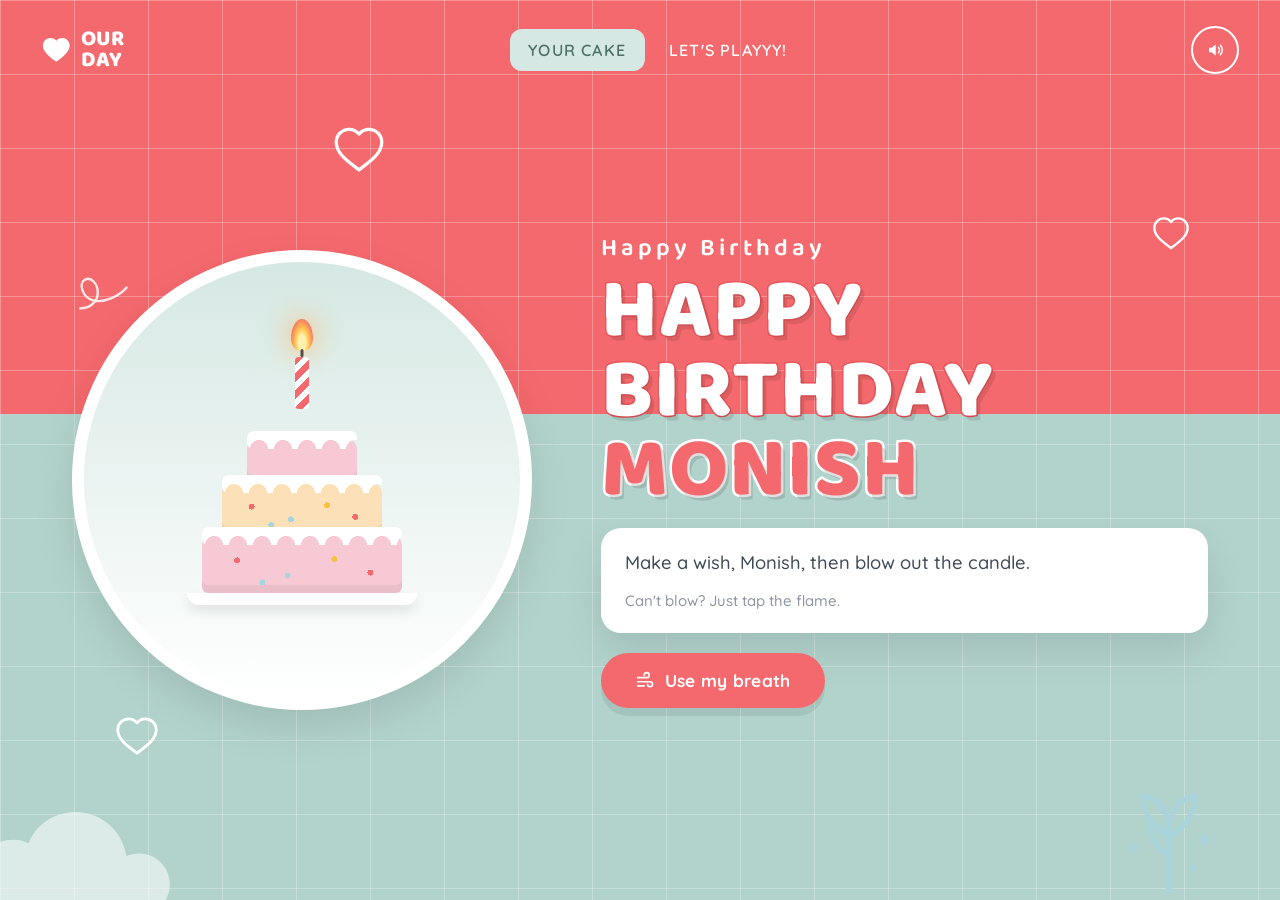
<file: index.html>
<!DOCTYPE html>
<html lang="en">
<head>
<meta charset="utf-8">
<meta name="viewport" content="width=device-width, initial-scale=1, viewport-fit=cover">
<title>Happy Birthday Monish</title>
<meta name="description" content="A little world I made for your birthday.">
<link rel="icon" href="data:image/svg+xml,<svg xmlns='http://www.w3.org/2000/svg' viewBox='0 0 32 32'><rect x='5' y='16' width='22' height='11' rx='3' fill='%23F4696D'/><rect x='8' y='11' width='16' height='7' rx='2.5' fill='%23FBE0B8'/><rect x='15' y='5' width='2' height='6' rx='1' fill='%23A9D4DC'/><circle cx='16' cy='3.5' r='2.2' fill='%23F6C244'/></svg>">
<link rel="preconnect" href="https://fonts.googleapis.com">
<link rel="preconnect" href="https://fonts.gstatic.com" crossorigin>
<link href="https://fonts.googleapis.com/css2?family=Baloo+2:wght@600;800&family=Quicksand:wght@500;600;700&display=swap" rel="stylesheet">
<link rel="stylesheet" href="css/style.css">
</head>
<body>

<!-- ===== illustration sprite (hidden; referenced with <use>) ===== -->
<svg class="sprite" aria-hidden="true" focusable="false" xmlns="http://www.w3.org/2000/svg">

  <symbol id="ico-heart" viewBox="0 0 32 29">
    <path d="M16 27C8 20.5 2 16 2 9.8 2 5.5 5.4 2 9.6 2c2.6 0 4.9 1.3 6.4 3.3C17.5 3.3 19.8 2 22.4 2 26.6 2 30 5.5 30 9.8 30 16 24 20.5 16 27z"/>
  </symbol>

  <symbol id="ico-heart-broken" viewBox="0 0 32 29">
    <path d="M15 27C7.6 20.6 2 16 2 9.8 2 5.5 5.4 2 9.6 2c2.4 0 4.6 1.1 6.1 2.9L13 10l3.6 3-2.4 4.2 1.8 3z"/>
    <path d="M17.5 27c7.4-6.4 12.5-11 12.5-17.2C30 5.5 26.6 2 22.4 2c-2.4 0-4.6 1.1-6.1 2.9L19 10l-3.6 3 2.4 4.2-1.3 3z"/>
  </symbol>

  <symbol id="ico-cloud" viewBox="0 0 32 32">
    <path d="M8.5 21A6.5 6.5 0 0 1 9 8a7.5 7.5 0 0 1 14.2 2.2A5.4 5.4 0 0 1 22.5 21z"/>
    <path d="M11 24.2a1.7 1.7 0 0 1 3.4 0 1.7 1.7 0 0 1-3.4 0zM17.6 26.8a1.7 1.7 0 0 1 3.4 0 1.7 1.7 0 0 1-3.4 0z"/>
  </symbol>

  <symbol id="ico-gift" viewBox="0 0 32 32">
    <path d="M4 14h24v14a2 2 0 0 1-2 2H6a2 2 0 0 1-2-2z"/>
    <path d="M2 8h28v6H2z"/>
    <path d="M13.5 8h5v22h-5z" opacity=".55"/>
    <path d="M16 8S13.5 2 10 2 6 7 10 8zM16 8s2.5-6 6-6 4 5 0 6z" fill="none" stroke="currentColor" stroke-width="2.4"/>
  </symbol>

  <symbol id="ico-sound-on" viewBox="0 0 24 24">
    <path d="M4 9h3.5L13 4.5v15L7.5 15H4z"/>
    <path d="M16.5 8.5a5 5 0 0 1 0 7M19.2 5.8a9 9 0 0 1 0 12.4" fill="none" stroke="currentColor" stroke-width="2" stroke-linecap="round"/>
  </symbol>

  <symbol id="ico-sound-off" viewBox="0 0 24 24">
    <path d="M4 9h3.5L13 4.5v15L7.5 15H4z"/>
    <path d="M16.5 9.5l5 5M21.5 9.5l-5 5" fill="none" stroke="currentColor" stroke-width="2" stroke-linecap="round"/>
  </symbol>

  <symbol id="ico-wind" viewBox="0 0 24 24">
    <path d="M2 8h11a3 3 0 1 0-3-3M2 13h15a3 3 0 1 1-3 3M2 18h8" fill="none" stroke="currentColor" stroke-width="2" stroke-linecap="round" stroke-linejoin="round"/>
  </symbol>

  <!-- hub illustration: two hearts, a ribbon and sparkles -->
  <symbol id="art-hearts" viewBox="0 0 200 200">
    <ellipse cx="100" cy="170" rx="62" ry="10" fill="#E6F0EC"/>
    <path d="M132 148c-26-20-44-34-44-55 0-14 11-25 25-25 8 0 15 4 19 10 4-6 11-10 19-10 14 0 25 11 25 25 0 21-18 35-44 55z" fill="#A9D4DC"/>
    <path d="M132 148c-26-20-44-34-44-55 0-14 11-25 25-25 8 0 15 4 19 10" fill="#8FC4CF"/>
    <path d="M76 162C44 138 22 121 22 95c0-17 13-31 30-31 9 0 18 5 24 12 6-7 15-12 24-12 17 0 30 14 30 31 0 26-22 43-54 67z" fill="#F4696D"/>
    <path d="M52 78c-9 5-15 14-15 24" fill="none" stroke="#fff" stroke-width="7" stroke-linecap="round" opacity=".75"/>
    <g fill="#F6C244">
      <path d="M168 44l4 11 11 4-11 4-4 11-4-11-11-4 11-4z"/>
      <path d="M30 34l3 8 8 3-8 3-3 8-3-8-8-3 8-3z"/>
    </g>
    <circle cx="178" cy="110" r="5" fill="#B2D3CC"/>
    <circle cx="16" cy="128" r="4" fill="#F4696D" opacity=".6"/>
  </symbol>

  <!-- game card: basket catching hearts -->
  <symbol id="art-catch" viewBox="0 0 120 120">
    <path d="M42 34c-7-5-5-15 3-15 6 0 9 5 9 10 0-5 3-10 9-10 8 0 10 10 3 15-4 3-8 6-12 11-4-5-8-8-12-11z" fill="#F4696D"/>
    <path d="M88 52c-5-4-4-11 2-11 4 0 7 4 7 7 0-3 2-7 6-7 6 0 8 7 3 11-3 2-6 4-9 8-3-4-6-6-9-8z" fill="#F6C244"/>
    <path d="M18 70h84l-9 34a6 6 0 0 1-6 5H33a6 6 0 0 1-6-5z" fill="#E0A971"/>
    <path d="M24 84h72M28 97h64" stroke="#fff" stroke-width="5" stroke-linecap="round" opacity=".55" fill="none"/>
    <rect x="12" y="60" width="96" height="14" rx="7" fill="#C98E5B"/>
  </symbol>

  <!-- game card: two chat bubbles, one asking, one loving -->
  <symbol id="art-quiz" viewBox="0 0 120 120">
    <path d="M14 22h62a10 10 0 0 1 10 10v28a10 10 0 0 1-10 10H40L24 84V70h-10a10 10 0 0 1-10-10V32a10 10 0 0 1 10-10z" fill="#F4696D"/>
    <path d="M45 56v-3c0-5 7-6 7-12 0-4-3-7-7-7s-7 3-7 7" fill="none" stroke="#fff" stroke-width="6" stroke-linecap="round"/>
    <circle cx="45" cy="63" r="4" fill="#fff"/>
    <path d="M106 54H66a8 8 0 0 0-8 8v20a8 8 0 0 0 8 8h26l14 12V90a8 8 0 0 0 8-8V62a8 8 0 0 0-8-8z" fill="#A9D4DC"/>
    <path d="M86 84c-8-6-13-10-13-16 0-4 3-7 7-7 2 0 4 1 6 3 2-2 4-3 6-3 4 0 7 3 7 7 0 6-5 10-13 16z" fill="#fff"/>
  </symbol>

  <!-- game card: RITHVIKA.EXE on a chunky old monitor -->
  <symbol id="art-exe" viewBox="0 0 120 120">
    <rect x="10" y="20" width="100" height="70" rx="8" fill="#8D949C"/>
    <rect x="16" y="26" width="88" height="52" rx="4" fill="#243056"/>
    <rect x="22" y="32" width="76" height="40" fill="#1B2440"/>
    <rect x="28" y="38" width="26" height="5" fill="#6FE3DF"/>
    <rect x="28" y="48" width="42" height="5" fill="#6FE3DF"/>
    <rect x="28" y="58" width="18" height="5" fill="#F6C244"/>
    <path d="M78 46h10v10H78z" fill="#F4696D"/>
    <path d="M88 56h8v8h-8z" fill="#F4696D" opacity=".7"/>
    <rect x="16" y="80" width="88" height="4" rx="2" fill="#B6BCC4"/>
    <rect x="48" y="90" width="24" height="10" fill="#79818B"/>
    <rect x="34" y="100" width="52" height="8" rx="4" fill="#8D949C"/>
    <g fill="#FBE0B8">
      <rect x="22" y="26" width="76" height="2" opacity=".5"/>
    </g>
  </symbol>

</svg>

<div class="stage">
  <div class="stage__bands" aria-hidden="true"></div>

  <!-- decorative doodles ------------------------------------------------ -->
  <!-- decorative doodles ------------------------------------------------ -->
  <div class="doodles" aria-hidden="true">
    <svg class="doodle doodle--heart-a" viewBox="0 0 64 58"><path d="M32 54C16 42 4 33 4 20 4 11 11 4 20 4c5 0 9 2 12 6 3-4 7-6 12-6 9 0 16 7 16 16 0 13-12 22-28 34z"/></svg>
    <svg class="doodle doodle--heart-b" viewBox="0 0 64 58"><path d="M32 54C16 42 4 33 4 20 4 11 11 4 20 4c5 0 9 2 12 6 3-4 7-6 12-6 9 0 16 7 16 16 0 13-12 22-28 34z"/></svg>
    <svg class="doodle doodle--heart-c" viewBox="0 0 64 58"><path d="M32 54C16 42 4 33 4 20 4 11 11 4 20 4c5 0 9 2 12 6 3-4 7-6 12-6 9 0 16 7 16 16 0 13-12 22-28 34z"/></svg>
    <svg class="doodle doodle--squiggle" viewBox="0 0 120 60"><path d="M4 48c14 0 22-10 22-20S18 8 10 12s-4 22 10 26 34-6 42-16"/></svg>
    <svg class="doodle doodle--cloud" viewBox="0 0 260 110"><path d="M0 110V70c0-22 18-40 40-40 6 0 12 1 17 4C64 15 84 0 108 0c28 0 51 21 55 48 4-2 9-3 14-3 18 0 33 15 33 33 0 12-6 23-16 29z"/></svg>
    <svg class="doodle doodle--sprig" viewBox="0 0 120 120"><g><path d="M60 118V54"/><path d="M60 62C46 56 34 40 34 22c16 2 28 18 26 40z"/><path d="M60 62c14-6 26-22 26-40-16 2-28 18-26 40z"/><path d="M60 80c-11-4-20-16-20-30 12 2 22 14 20 30z"/></g><circle cx="24" cy="74" r="4"/><circle cx="96" cy="66" r="5"/><circle cx="84" cy="94" r="3.5"/></svg>
  </div>

  <!-- nav --------------------------------------------------------------- -->
  <header class="nav">
    <div class="nav__logo">
      <svg viewBox="0 0 64 58" aria-hidden="true"><path d="M32 54C16 42 4 33 4 20 4 11 11 4 20 4c5 0 9 2 12 6 3-4 7-6 12-6 9 0 16 7 16 16 0 13-12 22-28 34z"/></svg>
      <span>our<br>day</span>
    </div>
    <nav class="nav__links" aria-label="Sections">
      <button type="button" data-goto="cake" data-group="cake" class="is-active">YOUR CAKE</button>
      <button type="button" data-goto="hub" data-group="play">LET'S PLAYYY!</button>
    </nav>
    <button type="button" class="nav__sound" id="soundToggle" aria-pressed="true" title="Sound on/off">
      <svg class="ico" aria-hidden="true"><use href="#ico-sound-on" id="soundIcon"></use></svg>
      <span class="sr-only">Toggle sound</span>
    </button>
  </header>

  <main class="stage__body">

    <!-- ========== SCREEN 1: CAKE ========== -->
    <section class="screen screen--split is-active" id="screen-cake">
      <div class="circle-frame">
        <div class="cake" id="cake">
          <button type="button" class="cake__hit" id="cakeHit" aria-label="Blow out the candle">
            <span class="cake__flame" id="flame"><i></i></span>
            <span class="cake__smoke" id="smoke" aria-hidden="true"></span>
            <span class="cake__wick"></span>
            <span class="cake__candle"></span>
          </button>
          <div class="cake__tier cake__tier--top"><span class="drip"></span></div>
          <div class="cake__tier cake__tier--mid"><span class="drip"></span></div>
          <div class="cake__tier cake__tier--btm"><span class="drip"></span></div>
          <div class="cake__plate"></div>
        </div>
      </div>

      <div class="copy">
        <p class="kicker" id="kicker">Happy Birthday</p>
        <h1 class="display"><span class="display__l1" id="title1">HAPPY BIRTHDAY</span><span class="display__l2" id="title2">MONISH</span></h1>

        <div class="card">
          <p id="cakeText">Make a wish, then blow out the candle.</p>
          <p class="card__hint" id="cakeHint">Can't blow? Just tap the flame.</p>
        </div>

        <div class="row">
          <button type="button" class="pill" id="micBtn">
            <svg class="ico" aria-hidden="true"><use href="#ico-wind"></use></svg>
            <span id="micLabel">Use my breath</span>
          </button>
          <button type="button" class="pill pill--ghost is-hidden" id="toHub" data-goto="hub">
            <svg class="ico" aria-hidden="true"><use href="#ico-heart"></use></svg>
            <span>Let's play</span>
          </button>
        </div>
        <p class="meter" id="meter" aria-hidden="true"><span id="meterFill"></span></p>
      </div>
    </section>

    <!-- ========== SCREEN 2: HUB ========== -->
    <section class="screen screen--split" id="screen-hub" hidden>
      <div class="circle-frame circle-frame--art">
        <svg class="art" viewBox="0 0 200 200" aria-hidden="true"><use href="#art-hearts"></use></svg>
      </div>

      <div class="copy">
        <p class="kicker">a little world for you</p>
        <h2 class="display"><span class="display__l1" id="hubTitle1">IT'S YOUR</span><span class="display__l2" id="hubTitle2">DAY</span></h2>

        <div class="card">
          <p id="hubMessage"></p>
          <p class="card__sig" id="signature"></p>
        </div>

        <div class="games">
          <button type="button" class="game-card" data-goto="catch">
            <svg class="game-card__art" viewBox="0 0 120 120" aria-hidden="true"><use href="#art-catch"></use></svg>
            <span class="game-card__text">
              <strong id="catchTitle"></strong>
              <em id="catchBlurb"></em>
            </span>
          </button>
          <button type="button" class="game-card" data-goto="quiz">
            <svg class="game-card__art" viewBox="0 0 120 120" aria-hidden="true"><use href="#art-quiz"></use></svg>
            <span class="game-card__text">
              <strong id="quizTitle"></strong>
              <em id="quizBlurb"></em>
            </span>
          </button>
          <a class="game-card game-card--exe" href="rithvika/">
            <svg class="game-card__art" viewBox="0 0 120 120" aria-hidden="true"><use href="#art-exe"></use></svg>
            <span class="game-card__text">
              <strong id="exeTitle"></strong>
              <em id="exeBlurb"></em>
            </span>
          </a>
        </div>
      </div>
    </section>

    <!-- ========== SCREEN 3: CATCH ========== -->
    <section class="screen screen--game" id="screen-catch" hidden>
      <div class="game-head">
        <button type="button" class="back" data-goto="hub">&#8592; back</button>
        <h2 class="game-head__title" id="catchHeading"></h2>
        <div class="game-head__stats">
          <span class="stat">Score <b id="catchScore">0</b></span>
          <span class="stat">Best <b id="catchBest">0</b></span>
          <span class="stat stat--lives" id="catchLives" aria-label="Lives"></span>
        </div>
      </div>

      <div class="canvas-wrap">
        <canvas id="catchCanvas" aria-label="Catch the falling hearts"></canvas>

        <div class="overlay is-active" id="catchStart">
          <div class="overlay__box">
            <svg class="overlay__art" viewBox="0 0 120 120" aria-hidden="true"><use href="#art-catch"></use></svg>
            <h3>Catch My Hearts</h3>
            <p>Move the basket with your finger, mouse, or arrow keys.</p>
            <ul class="legend">
              <li><svg class="ico ico--heart" aria-hidden="true"><use href="#ico-heart"></use></svg> hearts are points</li>
              <li><svg class="ico ico--gift" aria-hidden="true"><use href="#ico-gift"></use></svg> gifts give a life</li>
              <li><svg class="ico ico--broken" aria-hidden="true"><use href="#ico-heart-broken"></use></svg> broken hearts cost one</li>
              <li><svg class="ico ico--cloud" aria-hidden="true"><use href="#ico-cloud"></use></svg> never catch the overthinking cloud</li>
            </ul>
            <button type="button" class="pill" id="catchPlay">Start</button>
          </div>
        </div>

        <div class="overlay" id="catchOver">
          <div class="overlay__box">
            <h3 id="catchOverTitle">Game over</h3>
            <p class="overlay__score"><b id="catchFinal">0</b> hearts</p>
            <p id="catchMsg"></p>
            <button type="button" class="pill" id="catchAgain">Play again</button>
            <button type="button" class="pill pill--ghost" data-goto="hub">Back home</button>
          </div>
        </div>
      </div>
    </section>

    <!-- ========== SCREEN 4: QUIZ ========== -->
    <section class="screen screen--game" id="screen-quiz" hidden>
      <div class="game-head">
        <button type="button" class="back" data-goto="hub">&#8592; back</button>
        <h2 class="game-head__title" id="quizHeading"></h2>
        <div class="game-head__stats">
          <span class="stat">Score <b id="quizScore">0</b></span>
        </div>
      </div>

      <div class="quiz">
        <div class="dots" id="quizDots" aria-hidden="true"></div>

        <div class="quiz__card" id="quizCard">
          <p class="quiz__count" id="quizCount"></p>
          <h3 class="quiz__q" id="quizQ"></h3>
          <div class="quiz__options" id="quizOptions"></div>
          <div class="quiz__note" id="quizNote" hidden>
            <svg class="ico" aria-hidden="true"><use href="#ico-heart" id="noteIcon"></use></svg>
            <span id="quizNoteText"></span>
          </div>
          <button type="button" class="pill is-hidden" id="quizNext">Next</button>
        </div>

        <div class="quiz__card quiz__card--result is-hidden" id="quizResult">
          <svg class="overlay__art" viewBox="0 0 200 200" aria-hidden="true"><use href="#art-hearts"></use></svg>
          <h3>You scored</h3>
          <p class="overlay__score"><b id="quizFinal">0</b> / <span id="quizTotal">0</span></p>
          <p id="quizMsg"></p>
          <button type="button" class="pill" id="quizAgain">Play again</button>
          <button type="button" class="pill pill--ghost" data-goto="hub">Back home</button>
        </div>
      </div>
    </section>

    <!-- ========== SCREEN 5: A DAY WITH ME ========== -->

  </main>
</div>

<canvas id="confetti" aria-hidden="true"></canvas>

<script src="js/data.js"></script>
<script src="js/hub.js"></script>
<script src="js/candle.js"></script>
<script src="js/games/catch.js"></script>
<script src="js/games/quiz.js"></script>
</body>
</html>
</file>
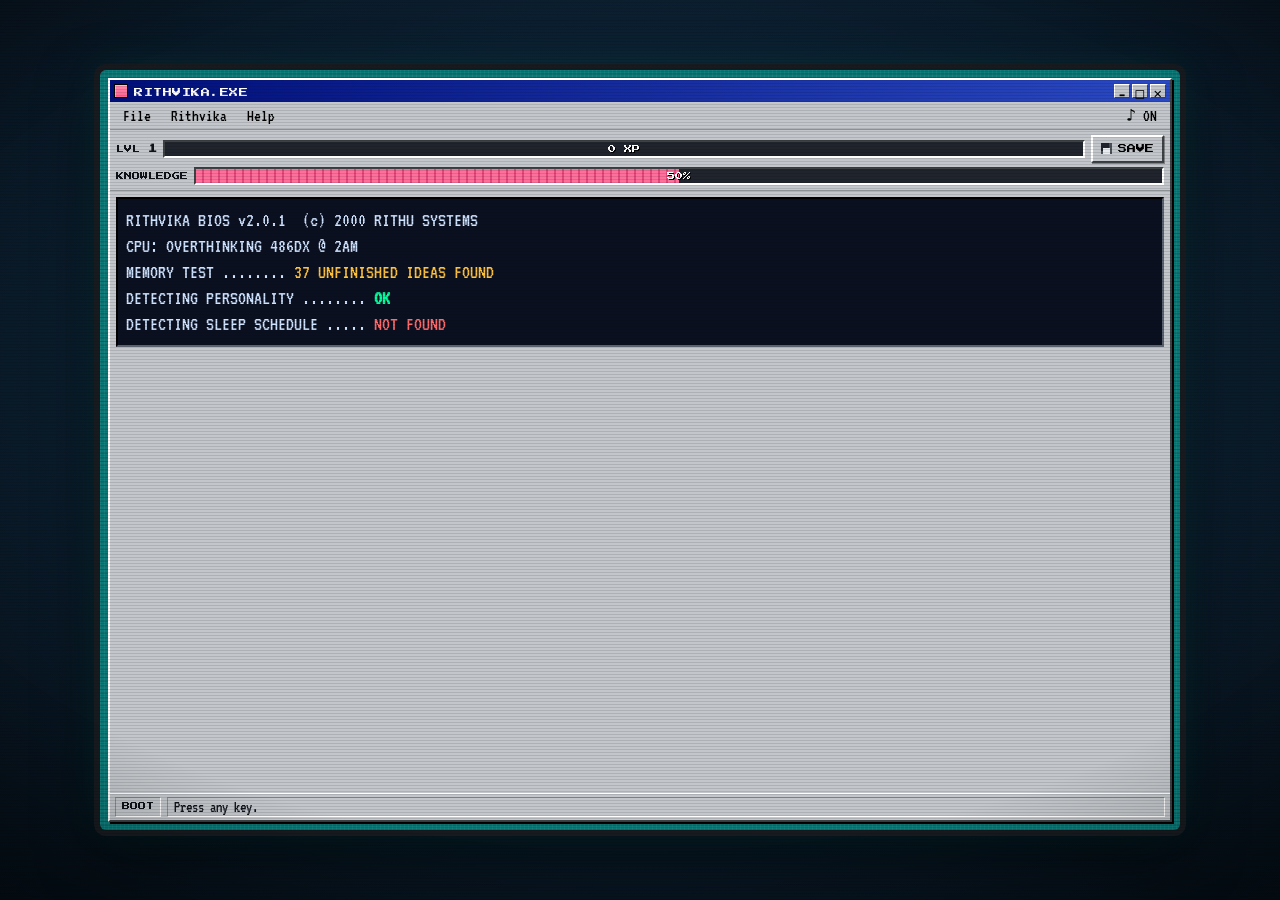
<file: rithvika/index.html>
<!DOCTYPE html>
<html lang="en">
<head>
<meta charset="utf-8">
<meta name="viewport" content="width=device-width, initial-scale=1, viewport-fit=cover">
<title>RITHVIKA.EXE — The Quest to Unlock Her Heart</title>
<meta name="description" content="A 90s PC game about understanding Rithvika. Estimated difficulty: impossible.">
<link rel="icon" href="data:image/svg+xml,<svg xmlns='http://www.w3.org/2000/svg' viewBox='0 0 16 16'><rect width='16' height='16' fill='%23000080'/><rect x='2' y='3' width='12' height='9' fill='%23c0c0c0'/><rect x='3' y='4' width='10' height='7' fill='%23008080'/><rect x='6' y='6' width='2' height='2' fill='%23ff5f7e'/><rect x='9' y='6' width='2' height='2' fill='%23ff5f7e'/></svg>">
<link rel="preconnect" href="https://fonts.googleapis.com">
<link rel="preconnect" href="https://fonts.gstatic.com" crossorigin>
<link href="https://fonts.googleapis.com/css2?family=Press+Start+2P&family=VT323&display=swap" rel="stylesheet">
<link rel="stylesheet" href="css/rithvika.css">
</head>
<body>

<div id="crt">
  <div id="desktop">

    <div class="win" id="mainwin">
      <div class="titlebar" id="titlebar">
        <span class="tb-icon" aria-hidden="true"></span>
        <span class="tb-text" id="tbText">RITHVIKA.EXE</span>
        <span class="tb-btns" aria-hidden="true">
          <b>_</b><b>□</b><b class="x">✕</b>
        </span>
      </div>

      <div class="menubar" id="menubar">
        <button class="mi" data-menu="file">File</button>
        <button class="mi" data-menu="rith">Rithvika</button>
        <button class="mi" data-menu="help">Help</button>
        <span class="menu-right">
          <button class="mi" id="soundBtn" title="Sound">♪ ON</button>
        </span>
      </div>

      <div id="hud">
        <div class="hud-row">
          <span class="hud-lab">LVL <b id="hudLevel">1</b></span>
          <div class="bar xpbar" title="RITHVIKA XP">
            <div class="bar-fill" id="xpFill"></div>
            <span class="bar-text" id="xpText">0 XP</span>
          </div>
          <button class="btn floppy" id="saveBtn" title="Save game">
            <span class="fd" aria-hidden="true"></span> SAVE
          </button>
        </div>
        <div class="hud-row hud-row-2">
          <span class="hud-lab">KNOWLEDGE</span>
          <div class="bar kbar" title="Knowledge of Rithvika">
            <div class="bar-fill" id="kFill"></div>
            <span class="bar-text" id="kText">50%</span>
          </div>
          <span class="hud-lab hud-sanity" id="sanityWrap">SANITY <b id="hudSanity">100%</b></span>
        </div>
      </div>

      <div id="viewport">
        <div id="stagewrap">
          <div id="stage">
            <canvas id="bg" width="320" height="180"></canvas>
            <div id="actors"></div>
            <div id="stageFx"></div>
          </div>
          <div id="dpad" aria-hidden="false">
            <button class="dp up"    data-dir="up">▲</button>
            <button class="dp left"  data-dir="left">◀</button>
            <button class="dp right" data-dir="right">▶</button>
            <button class="dp down"  data-dir="down">▼</button>
            <button class="dp act" id="actBtn">E</button>
          </div>
        </div>
        <div id="panel"></div>
      </div>

      <div id="statusbar">
        <span id="stWorld">BOOT</span>
        <span id="stHint">Arrow keys / WASD to move · E or tap to interact</span>
      </div>
    </div>

    <div id="modals"></div>
    <div id="toasts"></div>
  </div>
  <div id="scanlines" aria-hidden="true"></div>
  <div id="flash" aria-hidden="true"></div>
</div>

<script src="js/gameData.js"></script>
<script src="js/pixel.js"></script>
<script src="js/audio.js"></script>
<script src="js/state.js"></script>
<script src="js/ui.js"></script>
<script src="js/world.js"></script>
<script src="js/scenes/boot.js"></script>
<script src="js/scenes/home.js"></script>
<script src="js/scenes/office.js"></script>
<script src="js/scenes/grocery.js"></script>
<script src="js/scenes/city.js"></script>
<script src="js/scenes/mind.js"></script>
<script src="js/scenes/finale.js"></script>
<script src="js/game.js"></script>
</body>
</html>
</file>
<file: css/style.css>
/* =========================================================
   Birthday site — styled after the Valentine's landing page
   ========================================================= */

:root{
  --coral:#F4696D;
  --coral-deep:#E8555A;
  --mint:#B2D3CC;
  --mint-pale:#D6E8E3;
  --cream:#FDF5E0;
  --sky:#A9D4DC;
  --white:#fff;
  --ink:#3F4A57;
  --grid:rgba(255,255,255,.28);

  --radius-card:28px;
  --shadow-soft:0 18px 40px rgba(0,0,0,.10);
  --shadow-pop:0 8px 0 rgba(0,0,0,.08);

  --band:46%;               /* where coral meets mint */
  --content-w:min(1500px,94vw);       /* content column inside the full-bleed stage */
  --gutter:clamp(16px,3.2vw,44px);
  --font-display:"Baloo 2",system-ui,sans-serif;
  --font-body:"Quicksand",system-ui,sans-serif;
}

*,*::before,*::after{box-sizing:border-box}

html,body{height:100%}
/* one fluid type scale: every rem below grows with the viewport, so the page
   fills a big monitor instead of sitting small in the middle of it */
html{font-size:clamp(16px,0.5vw + 12px,22px)}
body{
  margin:0;
  font-family:var(--font-body);
  color:var(--ink);
  background:var(--cream);
  display:flex;
  align-items:center;
  justify-content:center;
  padding:0;
  overflow-x:hidden;
}

.sr-only{position:absolute;width:1px;height:1px;padding:0;margin:-1px;overflow:hidden;clip:rect(0 0 0 0);white-space:nowrap;border:0}
.is-hidden{display:none !important}
[hidden]{display:none !important}

/* ---------- the poster panel ---------- */

.stage{
  position:relative;
  width:100%;
  min-height:100dvh;
  border-radius:0;
  overflow:hidden;
  box-shadow:none;
  isolation:isolate;
  display:flex;
  flex-direction:column;
}

.stage__bands{
  position:absolute;
  inset:0;
  z-index:-1;
  background:
    linear-gradient(var(--coral) 0 var(--band), var(--mint) var(--band) 100%);
}
.stage__bands::after{
  content:"";
  position:absolute;
  inset:0;
  background:
    repeating-linear-gradient(to right,var(--grid) 0 1px,transparent 1px 74px),
    repeating-linear-gradient(to bottom,var(--grid) 0 1px,transparent 1px 74px);
}

/* ---------- doodles ---------- */

.doodles{position:absolute;inset:0;z-index:0;pointer-events:none;overflow:hidden}
.doodle{position:absolute;fill:none;stroke:var(--white);stroke-width:4;stroke-linecap:round;stroke-linejoin:round}

.doodle--heart-a{width:52px;top:14%;left:26%;animation:float 7s ease-in-out infinite}
.doodle--heart-b{width:38px;top:24%;right:7%;animation:float 9s ease-in-out infinite .8s}
.doodle--heart-c{width:44px;bottom:16%;left:9%;stroke:var(--white);animation:float 8s ease-in-out infinite 1.6s}
.doodle--squiggle{width:96px;top:30%;left:6%;stroke-width:3;opacity:.85;animation:float 11s ease-in-out infinite}
.doodle--cloud{width:240px;bottom:-14px;left:-24px;fill:rgba(255,255,255,.55);stroke:none}
.doodle--sprig{width:120px;bottom:6px;right:4%;stroke:var(--sky);stroke-width:5;fill:none}
.doodle--sprig circle{fill:var(--sky);stroke:none}

@keyframes float{
  0%,100%{transform:translateY(0) rotate(0)}
  50%{transform:translateY(-14px) rotate(6deg)}
}

/* ---------- nav ---------- */

.nav{
  position:relative;z-index:3;
  display:flex;align-items:center;gap:16px;
  padding:1.4rem var(--gutter);
  width:100%;
  max-width:calc(var(--content-w) + var(--gutter) * 2);
  margin-inline:auto;
}

.nav__logo{display:flex;align-items:center;gap:9px;color:var(--white);font-family:var(--font-display);font-weight:800;text-transform:uppercase;line-height:.95;font-size:1.1875rem;letter-spacing:.4px}
.nav__logo svg{width:1.4em;fill:var(--white);flex:none}

.nav__links{display:flex;gap:6px;margin-inline:auto;flex-wrap:wrap;justify-content:center}
.nav__links button{
  border:0;background:transparent;cursor:pointer;
  font:600 0.875rem/1 var(--font-body);
  letter-spacing:1.2px;color:var(--white);
  padding:.8em 1.15em;border-radius:12px;
  transition:background .18s,color .18s;
}
.nav__links button:hover{background:rgba(255,255,255,.2)}
.nav__links button.is-active{background:var(--mint-pale);color:#4c6f68}

.nav__sound{
  flex:none;width:2.6rem;height:2.6rem;border-radius:50%;
  border:2px solid var(--white);background:transparent;color:var(--white);
  cursor:pointer;font-size:0.9375rem;line-height:1;
  display:grid;place-items:center;transition:background .18s;
}
.nav__sound:hover{background:rgba(255,255,255,.2)}
.nav__sound[aria-pressed="false"]{opacity:.5}

/* ---------- screens ---------- */

.stage__body{position:relative;z-index:2;flex:1;display:flex;padding:0 var(--gutter) clamp(24px,3vw,44px)}

/* stage is full-bleed, but the content inside stays a readable column */
.screen{width:100%;max-width:var(--content-w);margin-inline:auto;animation:fadeUp .45s ease both}
.screen[hidden]{display:none}

@keyframes fadeUp{from{opacity:0;transform:translateY(14px)}to{opacity:1;transform:none}}

.screen--split{
  display:grid;
  grid-template-columns:minmax(0,.9fr) minmax(0,1.1fr);
  gap:clamp(20px,3vw,48px);
  align-items:center;
}
.screen--game{display:flex;flex-direction:column;gap:14px}

/* ---------- circle frame ---------- */

.circle-frame{
  position:relative;
  width:min(25rem,100%);
  aspect-ratio:1;
  margin-inline:auto;
  border-radius:50%;
  background:linear-gradient(var(--mint-pale),#fff);
  border:12px solid var(--white);
  box-shadow:var(--shadow-soft);
  display:grid;place-items:center;
  overflow:hidden;
}
.circle-frame--art{padding:26px}
.circle-frame .art{width:100%;height:100%;animation:beat 3.4s ease-in-out infinite}
@keyframes beat{0%,100%{transform:scale(1)}50%{transform:scale(1.05)}}

/* ---------- typography ---------- */

.kicker{
  margin:0 0 4px;
  font-family:var(--font-display);
  font-weight:600;font-size:clamp(16px,1.9vw,26px);
  letter-spacing:4px;color:var(--white);
  text-transform:capitalize;
}

.display{
  margin:0 0 18px;
  font-family:var(--font-display);
  font-weight:800;
  font-size:clamp(38px,6.6vw,92px);
  line-height:.94;
  text-transform:uppercase;
  letter-spacing:1px;
}
.display span{display:block}
.display__l1{color:var(--white);-webkit-text-stroke:3px var(--coral-deep);paint-order:stroke fill;text-shadow:4px 5px 0 rgba(0,0,0,.10)}
/* line 2 usually lands on the mint band, where sky blue disappears —
   coral on a thick white outline reads clearly on mint AND on coral */
.display__l2{color:var(--coral);-webkit-text-stroke:5px var(--white);paint-order:stroke fill;text-shadow:4px 5px 0 rgba(0,0,0,.12)}

.card{
  background:var(--white);
  border-radius:20px;
  padding:20px 24px;
  box-shadow:var(--shadow-soft);
  max-width:33rem;
  font-size:1rem;
  line-height:1.65;
  font-weight:500;
}
.card p{margin:0}
.card p + p{margin-top:10px}
.card__hint{font-size:0.8125rem;color:#8b95a1}
.card__sig{font-family:var(--font-display);font-weight:600;color:var(--coral);font-size:1.0625rem}

/* ---------- buttons ---------- */

.row{display:flex;flex-wrap:wrap;gap:12px;margin-top:20px}

.pill{
  border:0;cursor:pointer;
  font:700 0.9375rem/1 var(--font-body);
  letter-spacing:.3px;
  padding:1em 2em;border-radius:999px;
  background:var(--coral);color:var(--white);
  box-shadow:var(--shadow-pop);
  transition:transform .15s,background .15s;
}
.pill:hover{background:var(--coral-deep);transform:translateY(-2px)}
.pill:active{transform:translateY(1px)}
.pill--ghost{background:var(--white);color:var(--coral)}
.pill--ghost:hover{background:var(--mint-pale);color:#3f6a62}

.back{
  border:2px solid var(--white);background:transparent;color:var(--white);
  font:700 0.875rem/1 var(--font-body);cursor:pointer;
  padding:.72em 1.3em;border-radius:999px;transition:background .18s;
}
.back:hover{background:rgba(255,255,255,.22)}

/* ---------- mic meter ---------- */

.meter{
  height:8px;width:min(260px,100%);margin:16px 0 0;
  border-radius:999px;background:rgba(255,255,255,.4);overflow:hidden;
  opacity:0;transition:opacity .3s;
}
.meter.is-live{opacity:1}
.meter span{display:block;height:100%;width:0;border-radius:999px;background:var(--white);transition:width .08s linear}

/* ---------- the cake ---------- */

.cake{position:relative;width:210px;height:250px;display:flex;flex-direction:column;justify-content:flex-end;align-items:center}

.cake__tier{position:relative;border-radius:10px 10px 6px 6px;box-shadow:inset 0 -8px 0 rgba(0,0,0,.05)}
.cake__tier--top{width:110px;height:44px;background:#F7C9D4}
.cake__tier--mid{width:160px;height:52px;background:#FBE0B8}
.cake__tier--btm{width:200px;height:58px;background:#F7C9D4}

/* frosting drips */
.drip{position:absolute;left:0;right:0;top:-8px;height:18px;background:var(--white);border-radius:6px;
  -webkit-mask:radial-gradient(circle 9px at 12px 100%,transparent 98%,#000) repeat-x 0 100%/24px 18px;
          mask:radial-gradient(circle 9px at 12px 100%,transparent 98%,#000) repeat-x 0 100%/24px 18px;}

/* sprinkles */
.cake__tier--mid::after,.cake__tier--btm::after{
  content:"";position:absolute;inset:14px 10px 6px;border-radius:4px;
  background:
    radial-gradient(circle 3px at 14% 30%,var(--coral) 98%,transparent),
    radial-gradient(circle 3px at 42% 70%,var(--sky) 98%,transparent),
    radial-gradient(circle 3px at 68% 26%,#F6C244 98%,transparent),
    radial-gradient(circle 3px at 88% 62%,var(--coral) 98%,transparent),
    radial-gradient(circle 3px at 28% 88%,var(--sky) 98%,transparent);
}

.cake__plate{width:230px;height:12px;border-radius:0 0 14px 14px;background:#fff;box-shadow:0 6px 12px rgba(0,0,0,.1)}

.cake__hit{
  position:absolute;bottom:196px;left:50%;transform:translateX(-50%);
  width:64px;height:92px;border:0;background:transparent;cursor:pointer;padding:0;
}
.cake__candle{position:absolute;bottom:0;left:50%;transform:translateX(-50%);width:14px;height:52px;border-radius:4px;
  background:repeating-linear-gradient(135deg,var(--coral) 0 6px,#fff 6px 12px)}
.cake__wick{position:absolute;bottom:52px;left:50%;transform:translateX(-50%);width:3px;height:8px;background:#5b4a4a;border-radius:2px}

.cake__flame{
  position:absolute;bottom:58px;left:50%;
  width:22px;height:32px;
  transform:translateX(-50%);
  transform-origin:50% 100%;
  animation:flicker 1.1s ease-in-out infinite;
  transition:opacity .35s,transform .35s;
}
.cake__flame i{
  position:absolute;inset:0;
  background:radial-gradient(ellipse at 50% 75%,#fff2b0 0 22%,#FFC24B 45%,#F4696D 78%,rgba(244,105,109,0) 100%);
  border-radius:50% 50% 45% 45%/62% 62% 38% 38%;
  filter:drop-shadow(0 0 14px rgba(255,180,80,.9));
}
@keyframes flicker{
  0%,100%{transform:translateX(-50%) rotate(-3deg) scaleY(1)}
  50%{transform:translateX(-50%) rotate(3deg) scaleY(1.12)}
}
.cake.is-out .cake__flame{opacity:0;transform:translateX(-50%) scale(.2);animation:none}

.cake__smoke{
  position:absolute;bottom:60px;left:50%;width:12px;height:12px;
  transform:translateX(-50%);border-radius:50%;
  background:rgba(120,120,130,.45);opacity:0;
}
.cake.is-out .cake__smoke{animation:smoke 1.8s ease-out forwards}
@keyframes smoke{
  0%{opacity:.7;transform:translate(-50%,0) scale(.6)}
  100%{opacity:0;transform:translate(-50%,-70px) scale(2.6)}
}

/* ---------- game cards on hub ---------- */

.games{display:grid;gap:12px;margin-top:20px;max-width:33rem}
.game-card{
  display:flex;align-items:center;gap:16px;text-align:left;
  border:0;cursor:pointer;
  background:var(--white);border-radius:20px;padding:16px 20px;
  box-shadow:var(--shadow-soft);
  transition:transform .18s,background .18s;
  font-family:var(--font-body);color:var(--ink);
}
.game-card:hover{transform:translateY(-3px);background:#fff8f8}
.game-card{text-decoration:none}
/* the fourth card leads to the retro game, so it looks a little like a screen */
.game-card--exe{background:linear-gradient(#fff,#eef1fb)}
.game-card--exe:hover{background:#f4f6ff}
.game-card--exe .game-card__text strong{color:#3c4bb0;letter-spacing:.5px}
.game-card--exe .game-card__text em::after{content:" \2197"}
.game-card__art{width:56px;height:56px;flex:none}
.game-card__text{display:flex;flex-direction:column;gap:3px;min-width:0}
.game-card__text strong{font-family:var(--font-display);font-weight:800;font-size:1.1875rem;color:var(--coral)}
.game-card__text em{font-style:normal;font-size:0.84375rem;color:#7a838f;line-height:1.45}

/* ---------- game chrome ---------- */

.game-head{display:flex;align-items:center;gap:14px;flex-wrap:wrap}
.game-head__title{
  margin:0;flex:1;min-width:140px;
  font-family:var(--font-display);font-weight:800;text-transform:uppercase;
  font-size:clamp(1.25rem,2.8vw,2rem);color:var(--white);
  -webkit-text-stroke:2px var(--coral-deep);paint-order:stroke fill;
  letter-spacing:.5px;
}
.game-head__stats{display:flex;gap:8px;flex-wrap:wrap}
.stat{
  background:rgba(255,255,255,.9);border-radius:999px;padding:.55em 1.05em;
  font:600 0.8125rem/1 var(--font-body);color:#6b7480;white-space:nowrap;
}
.stat b{font-family:var(--font-display);font-size:1rem;color:var(--coral);margin-left:4px}
.stat--lives{letter-spacing:2px;font-size:0.9375rem}

/* ---------- catch canvas ---------- */

.canvas-wrap{
  position:relative;flex:1;min-height:320px;
  border-radius:22px;overflow:hidden;
  background:linear-gradient(#FFE3E6,#EAF4F1);
  box-shadow:var(--shadow-soft);
}
#catchCanvas{display:block;width:100%;height:100%;touch-action:none}

.overlay{
  position:absolute;inset:0;display:none;
  place-items:center;padding:20px;
  background:rgba(253,245,224,.86);backdrop-filter:blur(3px);
}
.overlay.is-active{display:grid}
.overlay__box{
  background:var(--white);border-radius:22px;padding:28px;max-width:26rem;
  text-align:center;box-shadow:var(--shadow-soft);
}
.overlay__box h3{margin:0 0 10px;font-family:var(--font-display);font-weight:800;font-size:1.6875rem;color:var(--coral)}
.overlay__box p{margin:0 0 16px;font-size:0.90625rem;line-height:1.6}
.overlay__box .pill{margin:4px}
.overlay__score{font-family:var(--font-display);font-size:1.1875rem}
.overlay__score b{font-size:2.625rem;color:var(--coral);display:block;line-height:1.1}

/* ---------- quiz ---------- */

.quiz{flex:1;display:flex;flex-direction:column;align-items:center;gap:14px;padding-top:4px}

.dots{display:flex;gap:7px;flex-wrap:wrap;justify-content:center}
.dots i{width:9px;height:9px;border-radius:50%;background:rgba(255,255,255,.55);transition:background .2s,transform .2s}
.dots i.is-now{background:var(--white);transform:scale(1.5)}
.dots i.is-right{background:#6FCF97}
.dots i.is-wrong{background:var(--coral-deep)}

.quiz__card{
  background:var(--white);border-radius:24px;
  padding:clamp(20px,3vw,32px);
  width:min(40rem,100%);
  box-shadow:var(--shadow-soft);
  text-align:center;
}
.quiz__card--result .pill{margin:6px 4px 0}
.quiz__count{margin:0 0 6px;font:700 0.75rem/1 var(--font-body);letter-spacing:2px;color:#a8b0ba;text-transform:uppercase}
.quiz__q{margin:0 0 18px;font-family:var(--font-display);font-weight:800;font-size:clamp(1.2rem,2.4vw,1.7rem);color:var(--ink);line-height:1.25}
.quiz__card--result h3{margin:0 0 8px;font-family:var(--font-display);font-size:1.5rem;color:var(--coral)}
.quiz__card--result p{font-size:0.9375rem;line-height:1.6}

.quiz__options{display:grid;gap:10px;text-align:left}
.quiz__options button{
  border:2px solid var(--mint-pale);background:#fdfdfd;
  border-radius:16px;padding:14px 18px;cursor:pointer;
  font:600 0.9375rem/1.4 var(--font-body);color:var(--ink);
  display:flex;align-items:center;gap:12px;
  transition:border-color .16s,background .16s,transform .16s;
}
.quiz__options button:hover:not(:disabled){border-color:var(--coral);transform:translateX(3px)}
.quiz__options button:disabled{cursor:default}
.quiz__options button::before{
  content:attr(data-letter);flex:none;
  width:26px;height:26px;border-radius:50%;
  background:var(--mint-pale);color:#4c6f68;
  display:grid;place-items:center;font-size:0.8125rem;font-weight:700;
}
.quiz__options button.is-right{border-color:#6FCF97;background:#EEFAF2;animation:pop .35s ease}
.quiz__options button.is-right::before{background:#6FCF97;color:#fff}
.quiz__options button.is-wrong{border-color:var(--coral);background:#FFF0F1;animation:shake .35s ease}
.quiz__options button.is-wrong::before{background:var(--coral);color:#fff}

@keyframes pop{0%{transform:scale(1)}50%{transform:scale(1.04)}100%{transform:scale(1)}}
@keyframes shake{0%,100%{transform:translateX(0)}25%{transform:translateX(-7px)}75%{transform:translateX(7px)}}

.quiz__note{
  margin-top:16px;padding:14px 18px;border-radius:16px;
  background:var(--cream);color:#6b6157;
  font-size:0.90625rem;line-height:1.6;font-weight:600;
}
#quizNext{margin-top:16px}

/* ---------- confetti ---------- */

#confetti{position:fixed;inset:0;width:100%;height:100%;pointer-events:none;z-index:50}

/* ---------- illustrations & icons ---------- */

.sprite{position:absolute;width:0;height:0;overflow:hidden}

.ico{width:1.15em;height:1.15em;flex:none;fill:currentColor;vertical-align:-.2em}
.ico--heart{color:var(--coral)}
.ico--gift{color:#7FB3C2}
.ico--broken{color:#8B7B95}
.ico--cloud{color:#8E86A6}

.pill{display:inline-flex;align-items:center;justify-content:center;gap:9px}
.nav__sound .ico{width:18px;height:18px}

.overlay__art{width:96px;height:96px;margin:0 auto 6px;display:block}
.quiz__card--result .overlay__art{width:110px;height:110px}

.legend{list-style:none;margin:0 0 18px;padding:0;display:grid;gap:7px;text-align:left;
  font-size:0.84375rem;color:#6b7480;font-weight:600}
.legend li{display:flex;align-items:center;gap:9px}
.legend .ico{width:19px;height:19px}

.stat--lives{display:inline-flex;align-items:center;gap:4px;padding-inline:13px}
.stat--lives .ico{width:16px;height:16px;color:var(--coral)}
.stat--lives .ico.is-lost{color:#DCD6D0}

.quiz__note{display:flex;align-items:flex-start;gap:11px;text-align:left}
.quiz__note .ico{width:19px;height:19px;margin-top:2px;color:var(--coral)}
.quiz__note.is-wrong .ico{color:#9AA4AF}

/* ---------- responsive ---------- */

@media (max-width:860px){
  :root{--band:38%}
  body{padding:0}
  .stage{border-radius:0;min-height:100dvh;width:100%}
  .screen--split{grid-template-columns:1fr;text-align:center;gap:18px}
  .circle-frame{width:min(250px,64vw)}
  .card,.games{margin-inline:auto}
  .row{justify-content:center}
  .meter{margin-inline:auto}
  .game-card{text-align:left}
  .game-card__art{width:46px;height:46px}
  .nav{padding:14px 16px;gap:10px}
  .nav__logo{font-size:0.9375rem}
  .nav__logo svg{width:20px}
  .nav__links button{padding:9px 11px;font-size:0.75rem;letter-spacing:.6px}
  .stage__body{padding:0 16px 20px}
  .canvas-wrap{min-height:52dvh}
}

@media (max-width:400px){
  .nav__logo span{display:none}
  .display{font-size:2.125rem}
}

@media (prefers-reduced-motion:reduce){
  *,*::before,*::after{animation-duration:.001ms !important;animation-iteration-count:1 !important;transition-duration:.001ms !important}
}
</file>
<file: rithvika/css/rithvika.css>
/* ============================================================
   RITHVIKA.EXE — styling
   Windows 95 chrome + CRT glass + pixel art stage.
   Deliberately old, deliberately usable.
   ============================================================ */

:root{
  --grey:#c3c7cb;
  --grey-d:#8b9095;
  --grey-dd:#3d4245;
  --grey-l:#e9ecef;
  --navy:#000f7a;
  --navy-2:#2a49c4;
  --teal:#0a7a78;
  --teal-d:#064a49;
  --ink:#10131a;
  --green:#00ff9c;
  --amber:#ffc23d;
  --pink:#ff5f8f;
  --red:#d02020;
  --screen:#0b1020;
  --px:'Press Start 2P',monospace;
  --term:'VT323',ui-monospace,monospace;
}

*{box-sizing:border-box}
html,body{height:100%}
body{
  margin:0;
  background:#04060c;
  font-family:var(--term);
  color:var(--ink);
  overflow:hidden;
  -webkit-tap-highlight-color:transparent;
}

/* ---------- CRT shell ---------- */
#crt{position:fixed;inset:0;display:flex;align-items:center;justify-content:center;
  background:radial-gradient(120% 120% at 50% 40%,#12304a 0%,#061019 60%,#000 100%);padding:10px}
#desktop{
  position:relative;width:min(1080px,100%);height:min(760px,100%);
  background:var(--teal);
  background-image:
    linear-gradient(0deg,rgba(0,0,0,.14) 1px,transparent 1px),
    linear-gradient(90deg,rgba(255,255,255,.05) 1px,transparent 1px);
  background-size:4px 4px,4px 4px;
  display:flex;align-items:stretch;justify-content:center;padding:8px;
  border-radius:6px;box-shadow:0 0 0 6px #171b1f,0 0 40px rgba(0,255,220,.10),0 20px 60px rgba(0,0,0,.6)
}
#scanlines{position:absolute;inset:0;pointer-events:none;z-index:60;
  background:repeating-linear-gradient(0deg,rgba(0,0,0,.20) 0 1px,transparent 1px 3px);
  mix-blend-mode:multiply;opacity:.55}
#crt::after{content:"";position:absolute;inset:0;pointer-events:none;z-index:61;
  background:radial-gradient(110% 90% at 50% 45%,transparent 55%,rgba(0,0,0,.55) 100%)}
#flash{position:absolute;inset:0;z-index:62;pointer-events:none;opacity:0;background:#f00;transition:opacity .09s}
#flash.on{opacity:.42}
body.noscan #scanlines{display:none}

/* ---------- window chrome ---------- */
.win{
  flex:1;display:flex;flex-direction:column;min-width:0;
  background:var(--grey);
  border:2px solid;border-color:#fff var(--grey-dd) var(--grey-dd) #fff;
  box-shadow:2px 2px 0 #000;
}
.titlebar{
  display:flex;align-items:center;gap:6px;padding:4px 4px;
  background:linear-gradient(90deg,var(--navy),var(--navy-2));color:#fff;
  font-family:var(--px);font-size:9px;letter-spacing:.5px;user-select:none
}
.tb-icon{width:14px;height:14px;flex:none;background:
  linear-gradient(#ff8fb0,#ff5f8f);box-shadow:inset 0 0 0 1px #000, inset 2px 2px 0 #fff6}
.tb-text{flex:1;min-width:0;overflow:hidden;text-overflow:ellipsis;white-space:nowrap;padding-top:2px}
.tb-btns{display:flex;gap:2px}
.tb-btns b{width:16px;height:14px;display:grid;place-items:center;font-family:var(--term);font-size:14px;
  background:var(--grey);color:#000;border:1px solid;border-color:#fff var(--grey-dd) var(--grey-dd) #fff}
.menubar{display:flex;align-items:center;gap:2px;padding:2px 4px;border-bottom:1px solid var(--grey-d);position:relative}
.menu-right{margin-left:auto;display:flex;gap:4px}
.mi{font-family:var(--term);font-size:17px;line-height:1;background:transparent;border:1px solid transparent;
  padding:2px 8px;cursor:pointer;color:#000}
.mi:hover{border-color:#fff var(--grey-dd) var(--grey-dd) #fff;background:var(--grey-l)}
.dropdown{position:absolute;top:100%;left:0;z-index:40;min-width:200px;background:var(--grey);
  border:2px solid;border-color:#fff var(--grey-dd) var(--grey-dd) #fff;box-shadow:3px 3px 0 rgba(0,0,0,.4);padding:3px}
.dropdown button{display:block;width:100%;text-align:left;font-family:var(--term);font-size:17px;
  background:none;border:0;padding:4px 10px;cursor:pointer}
.dropdown button:hover{background:var(--navy);color:#fff}
.dropdown hr{border:0;border-top:1px solid var(--grey-d);border-bottom:1px solid #fff;margin:3px 2px}

/* ---------- HUD ---------- */
#hud{padding:5px 6px;display:grid;gap:4px;border-bottom:1px solid var(--grey-d)}
.hud-row{display:flex;align-items:center;gap:6px}
.hud-lab{font-family:var(--px);font-size:8px;white-space:nowrap}
.hud-lab b{font-size:9px}
.bar{position:relative;flex:1;height:18px;background:#20242c;
  border:2px solid;border-color:var(--grey-dd) #fff #fff var(--grey-dd);overflow:hidden;min-width:60px}
.bar-fill{position:absolute;inset:0 auto 0 0;width:0%;transition:width .45s cubic-bezier(.2,.9,.2,1);
  background-image:linear-gradient(90deg,#0f8,#0fa 60%,#8ff);image-rendering:pixelated}
.xpbar .bar-fill{background-image:repeating-linear-gradient(90deg,#28e07a 0 6px,#1fc169 6px 8px)}
.kbar .bar-fill{background-image:repeating-linear-gradient(90deg,#ff6f9c 0 6px,#e1497c 6px 8px)}
.bar-text{position:absolute;inset:0;display:grid;place-items:center;font-family:var(--px);font-size:8px;
  color:#fff;text-shadow:1px 1px 0 #000;pointer-events:none}
.hud-sanity{display:none}
body.show-sanity .hud-sanity{display:inline}

/* ---------- buttons ---------- */
.btn{
  font-family:var(--px);font-size:9px;line-height:1.5;cursor:pointer;color:#000;
  background:var(--grey);padding:7px 10px;
  border:2px solid;border-color:#fff var(--grey-dd) var(--grey-dd) #fff;
  box-shadow:1px 1px 0 rgba(0,0,0,.35)
}
.btn:hover{background:var(--grey-l)}
.btn:active,.btn.down{border-color:var(--grey-dd) #fff #fff var(--grey-dd);transform:translate(1px,1px);box-shadow:none}
.btn:disabled{color:var(--grey-d);text-shadow:1px 1px 0 #fff;cursor:default;transform:none}
.btn.big{font-size:11px;padding:11px 14px}
.btn.wide{width:100%;text-align:center}
.btn.floppy{display:flex;align-items:center;gap:6px;padding:5px 8px;flex:none}
.fd{width:11px;height:11px;flex:none;background:#20242c;position:relative;box-shadow:inset -3px -3px 0 #4b5158}
.fd::after{content:"";position:absolute;left:2px;top:5px;width:7px;height:6px;background:#e9ecef}
.btn.good{background:#b9e7c6}
.btn.bad{background:#f0b9b9}
.btn.pink{background:#ffc3d6}

/* ---------- viewport ---------- */
#viewport{flex:1;display:flex;flex-direction:column;min-height:0;padding:6px;gap:6px}
#stagewrap{
  position:relative;flex:none;
  background:#000;border:2px solid;border-color:var(--grey-dd) #fff #fff var(--grey-dd);
  display:grid;place-items:center;overflow:hidden
}
#stage{position:relative;width:320px;height:180px;transform-origin:center center;image-rendering:pixelated}
#bg{position:absolute;inset:0;width:320px;height:180px;image-rendering:pixelated}
#actors,#stageFx{position:absolute;inset:0}
#stage.hidden,#stagewrap.hidden{display:none}

.spr{position:absolute;background-repeat:no-repeat;background-size:100% 100%;image-rendering:pixelated}
.hot{cursor:pointer}
.hot.near::after{
  content:"";position:absolute;inset:-3px;border:1px dashed #fff;
  animation:march 1s linear infinite;opacity:.9
}
@keyframes march{to{outline-offset:2px}}
.hot .tag{
  position:absolute;left:50%;top:-11px;transform:translateX(-50%);
  font-family:var(--px);font-size:5px;white-space:nowrap;background:#000c;color:#fff;
  padding:2px 3px;border:1px solid #fff5;display:none;pointer-events:none
}
.hot.near .tag{display:block}
.hot.done .tag{color:var(--green)}
.bob{animation:bob 1.4s ease-in-out infinite}
@keyframes bob{50%{transform:translateY(-2px)}}
.flip{transform:scaleX(-1)}
.player{z-index:5}
.sparkle{position:absolute;width:3px;height:3px;background:#fff;animation:sp 1s linear forwards}
@keyframes sp{to{transform:translateY(-14px) scale(.2);opacity:0}}

/* ---------- dpad ---------- */
#dpad{position:absolute;inset:auto 0 0 0;display:none;padding:6px;pointer-events:none}
body.touch #dpad{display:block}
.dp{position:absolute;width:38px;height:38px;font-size:16px;font-family:var(--term);
  background:#c3c7cbdd;border:2px solid;border-color:#fff var(--grey-dd) var(--grey-dd) #fff;
  pointer-events:auto;cursor:pointer;display:grid;place-items:center}
.dp:active{border-color:var(--grey-dd) #fff #fff var(--grey-dd)}
.dp.up{left:46px;bottom:52px}.dp.down{left:46px;bottom:8px}
.dp.left{left:6px;bottom:30px}.dp.right{left:86px;bottom:30px}
.dp.act{right:8px;bottom:14px;width:52px;height:52px;border-radius:50%;background:#ffc3d6dd;font-family:var(--px);font-size:11px}

/* ---------- panel (dialogue / quiz / scene UI) ---------- */
#panel{flex:1;min-height:0;overflow:auto;display:flex;flex-direction:column;gap:6px}
#panel::-webkit-scrollbar{width:14px}
#panel::-webkit-scrollbar-track{background:#dfe3e6;box-shadow:inset 1px 1px 0 var(--grey-d)}
#panel::-webkit-scrollbar-thumb{background:var(--grey);border:2px solid;border-color:#fff var(--grey-dd) var(--grey-dd) #fff}

.box{
  background:var(--grey);border:2px solid;border-color:#fff var(--grey-dd) var(--grey-dd) #fff;padding:8px
}
.box.sunken{border-color:var(--grey-dd) #fff #fff var(--grey-dd);background:#dfe3e6}
.box.screen{background:var(--screen);border-color:#000 #5a6270 #5a6270 #000;color:#d8e6ff}

.dlg{display:flex;gap:8px;align-items:flex-start}
.dlg .face{width:44px;height:44px;flex:none;background:#0b1020;border:2px solid;
  border-color:var(--grey-dd) #fff #fff var(--grey-dd);background-size:100% 100%;image-rendering:pixelated}
.dlg .body{flex:1;min-width:0}
.dlg .who{font-family:var(--px);font-size:9px;margin-bottom:5px;color:#16204a}
.dlg .who.sys{color:#7a1020}
.dlg .who.rith{color:#a3126a}
.dlg .line{font-family:var(--term);font-size:21px;line-height:1.25;white-space:pre-wrap;word-break:break-word;min-height:1.2em}
.dlg .next{font-family:var(--px);font-size:7px;text-align:right;color:#444;margin-top:4px}
.dlg .next.blink{animation:blink 1s steps(1) infinite}
@keyframes blink{50%{opacity:.15}}

.q-title{font-family:var(--px);font-size:10px;line-height:1.6;margin:0 0 8px}
.q-sub{font-family:var(--term);font-size:19px;margin:0 0 8px;color:#333}
.opts{display:grid;gap:5px}
.opt{display:flex;gap:8px;align-items:flex-start;text-align:left;font-family:var(--term);font-size:20px;
  line-height:1.2;background:var(--grey-l);border:2px solid;border-color:#fff var(--grey-dd) var(--grey-dd) #fff;
  padding:7px 9px;cursor:pointer;color:#000}
.opt:hover{background:#fff}
.opt .k{font-family:var(--px);font-size:9px;padding-top:3px;flex:none;color:var(--navy)}
.opt.ok{background:#b9e7c6}.opt.no{background:#f0b9b9}
.opt:disabled{cursor:default}
.feedback{font-family:var(--term);font-size:20px;margin-top:8px;padding:7px;background:#fff;border:1px dashed #666}
.feedback.ok{border-color:#0a6}.feedback.no{border-color:#a00}

.menu-screen{flex:1;display:flex;flex-direction:column;align-items:center;justify-content:center;gap:10px;text-align:center}
.menu-screen h1{font-family:var(--px);font-size:clamp(13px,3.6vw,22px);margin:0;color:var(--navy);
  text-shadow:2px 2px 0 #fff,4px 4px 0 #ff5f8f66}
.menu-screen h2{font-family:var(--px);font-size:9px;margin:0;color:#333}
.menu-screen .list{display:grid;gap:6px;width:min(320px,100%)}
.term{font-family:var(--term);font-size:20px;line-height:1.3;color:#cfe3ff;white-space:pre-wrap}
.term b{color:var(--green)}
.term .warn{color:var(--amber)}
.term .err{color:#ff6b6b}

.grid-cards{display:grid;gap:6px;grid-template-columns:repeat(auto-fill,minmax(130px,1fr))}
.card{display:flex;gap:7px;align-items:center;text-align:left;font-family:var(--term);font-size:18px;
  background:var(--grey);border:2px solid;border-color:#fff var(--grey-dd) var(--grey-dd) #fff;padding:6px;cursor:pointer}
.card:hover{background:var(--grey-l)}
.card .ic{width:26px;height:26px;flex:none;background-size:100% 100%;image-rendering:pixelated}
.card.done{background:#cfe9d6}
.card .sub{display:block;font-size:15px;color:#3b4148}
.tick{color:#0a6;font-family:var(--px);font-size:8px}

.row{display:flex;gap:6px;flex-wrap:wrap;align-items:center}
.row.end{justify-content:flex-end}
.pillbar{display:flex;gap:4px;flex-wrap:wrap}
.pill{font-family:var(--px);font-size:7px;padding:4px 6px;background:#dfe3e6;border:1px solid var(--grey-d)}
.pill.on{background:#b9e7c6;border-color:#0a6}
.pill.bad{background:#f0b9b9;border-color:#a00}
.hp{height:20px}
.hp .bar-fill{background-image:repeating-linear-gradient(90deg,#ff5252 0 6px,#c62828 6px 8px)}
.shake{animation:shake .28s steps(2) 2}
@keyframes shake{25%{transform:translateX(-3px)}75%{transform:translateX(3px)}}

/* ---------- modals ---------- */
#modals{position:absolute;inset:0;z-index:50;display:none;align-items:center;justify-content:center;padding:14px;
  background:rgba(0,0,0,.45)}
#modals.on{display:flex}
.modal{width:min(430px,100%);max-height:100%;overflow:auto;background:var(--grey);
  border:2px solid;border-color:#fff var(--grey-dd) var(--grey-dd) #fff;box-shadow:4px 4px 0 rgba(0,0,0,.5);
  animation:pop .16s ease-out}
@keyframes pop{from{transform:scale(.9);opacity:0}}
.modal .titlebar{font-size:8px}
.modal .inner{padding:10px;display:grid;gap:9px}
.modal .mtxt{font-family:var(--term);font-size:20px;line-height:1.3}
.modal .mtxt .ph{background:#fff3b0;border:1px dashed #a07b00;padding:0 4px}
.memphoto{background:#0b1020;border:2px solid;border-color:var(--grey-dd) #fff #fff var(--grey-dd);
  min-height:120px;display:grid;place-items:center;text-align:center;padding:10px;gap:6px;
  background-image:repeating-linear-gradient(45deg,#101731 0 8px,#0d1329 8px 16px)}
.memphoto .ph-label{font-family:var(--px);font-size:9px;color:#ffd166}
.memphoto .ph-hint{font-family:var(--term);font-size:17px;color:#9fb6e0}
.memphoto img{max-width:100%;image-rendering:auto;display:block}
.errico{width:28px;height:28px;background:var(--red);color:#fff;font-family:var(--px);font-size:14px;
  display:grid;place-items:center;flex:none}

/* ---------- toasts ---------- */
#toasts{position:absolute;right:12px;top:12px;z-index:55;display:grid;gap:5px;justify-items:end;pointer-events:none}
.toast{background:#000d;color:var(--green);font-family:var(--px);font-size:9px;padding:7px 9px;
  border:2px solid;border-color:#5f6 #060 #060 #5f6;animation:slidein .22s ease-out;max-width:260px;text-align:right}
.toast .t2{display:block;color:#fff;font-size:7px;margin-top:4px;line-height:1.5}
.toast.warn{color:var(--amber);border-color:#fd6 #630 #630 #fd6}
.toast.err{color:#ff8a8a;border-color:#f88 #600 #600 #f88}
@keyframes slidein{from{transform:translateX(20px);opacity:0}}

/* ---------- status bar ---------- */
#statusbar{display:flex;gap:6px;padding:3px 5px;font-family:var(--term);font-size:16px;border-top:1px solid #fff}
#statusbar span{background:var(--grey);border:1px solid;border-color:var(--grey-d) #fff #fff var(--grey-d);
  padding:1px 6px;overflow:hidden;white-space:nowrap;text-overflow:ellipsis}
#stWorld{flex:none;font-family:var(--px);font-size:8px;padding-top:4px!important}
#stHint{flex:1;min-width:0}

/* ---------- loading screen ---------- */
.loadwrap{flex:1;display:flex;flex-direction:column;align-items:center;justify-content:center;gap:12px;text-align:center}
.loadwrap .lt{font-family:var(--px);font-size:11px;color:var(--navy)}
.loadwrap .ls{font-family:var(--term);font-size:19px;color:#333;min-height:1.2em}
.loadbar{width:min(320px,90%);height:22px;background:#dfe3e6;border:2px solid;
  border-color:var(--grey-dd) #fff #fff var(--grey-dd);padding:2px;display:flex;gap:2px;overflow:hidden}
.loadbar i{flex:none;width:10px;background:var(--navy);display:none}
.loadbar i.on{display:block}

/* ---------- mind world ---------- */
body.dreamy #stagewrap{background:linear-gradient(180deg,#1a0b3a,#3d1155 55%,#7a2a6a)}
.mindwrap{flex:1;display:flex;flex-direction:column;gap:6px}
.mindboard{display:grid;gap:6px;grid-template-columns:1fr 1fr}
.mindcol{display:grid;gap:5px;align-content:start}
.mindcol h4{font-family:var(--px);font-size:8px;margin:0 0 2px;color:#ffd6f4;text-shadow:1px 1px 0 #000}
.node{font-family:var(--term);font-size:18px;text-align:left;padding:6px 8px;cursor:pointer;color:#fff;
  background:linear-gradient(#3a1668,#27104a);border:2px solid;border-color:#b98ff0 #2a0f4a #2a0f4a #b98ff0;
  text-shadow:0 0 6px #e5b3ff}
.node:hover{background:linear-gradient(#4d1f85,#33165e)}
.node.sel{border-color:#fff #a36 #a36 #fff;background:linear-gradient(#6c2aa8,#43196e)}
.node.linked{color:#0f2;border-color:#0f9 #063 #063 #0f9;background:linear-gradient(#123d2e,#0b241c);cursor:default;text-shadow:0 0 6px #0f9}
.floaty{animation:floaty 3.4s ease-in-out infinite}
@keyframes floaty{50%{transform:translateY(-4px)}}

/* ---------- finale ---------- */
.cine{flex:1;display:flex;flex-direction:column;align-items:center;justify-content:center;gap:14px;
  background:#05060a;border:2px solid;border-color:var(--grey-dd) #fff #fff var(--grey-dd);padding:16px;text-align:center}
.cine .cl{font-family:var(--term);font-size:clamp(20px,4vw,26px);color:#ffe3ef;line-height:1.35;
  text-shadow:0 0 10px #ff6f9c88;min-height:1.3em}
.cine .big{font-family:var(--px);font-size:clamp(10px,2.6vw,15px);color:#fff;line-height:1.8;text-shadow:0 0 12px #ff5f8f}
.hearts{display:grid;gap:7px;width:min(300px,100%)}
.fadein{animation:fade .8s ease-out}
@keyframes fade{from{opacity:0;transform:translateY(6px)}}

/* ---------- responsive ---------- */
@media (max-width:760px){
  #crt{padding:0}
  #desktop{padding:3px;border-radius:0;box-shadow:none;height:100%;width:100%}
  .dlg .line{font-size:19px}
  .opt{font-size:18px}
  .mindboard{grid-template-columns:1fr}
  #statusbar #stHint{display:none}
}
@media (max-height:620px){
  .hud-row-2{display:none}
}
</file>
